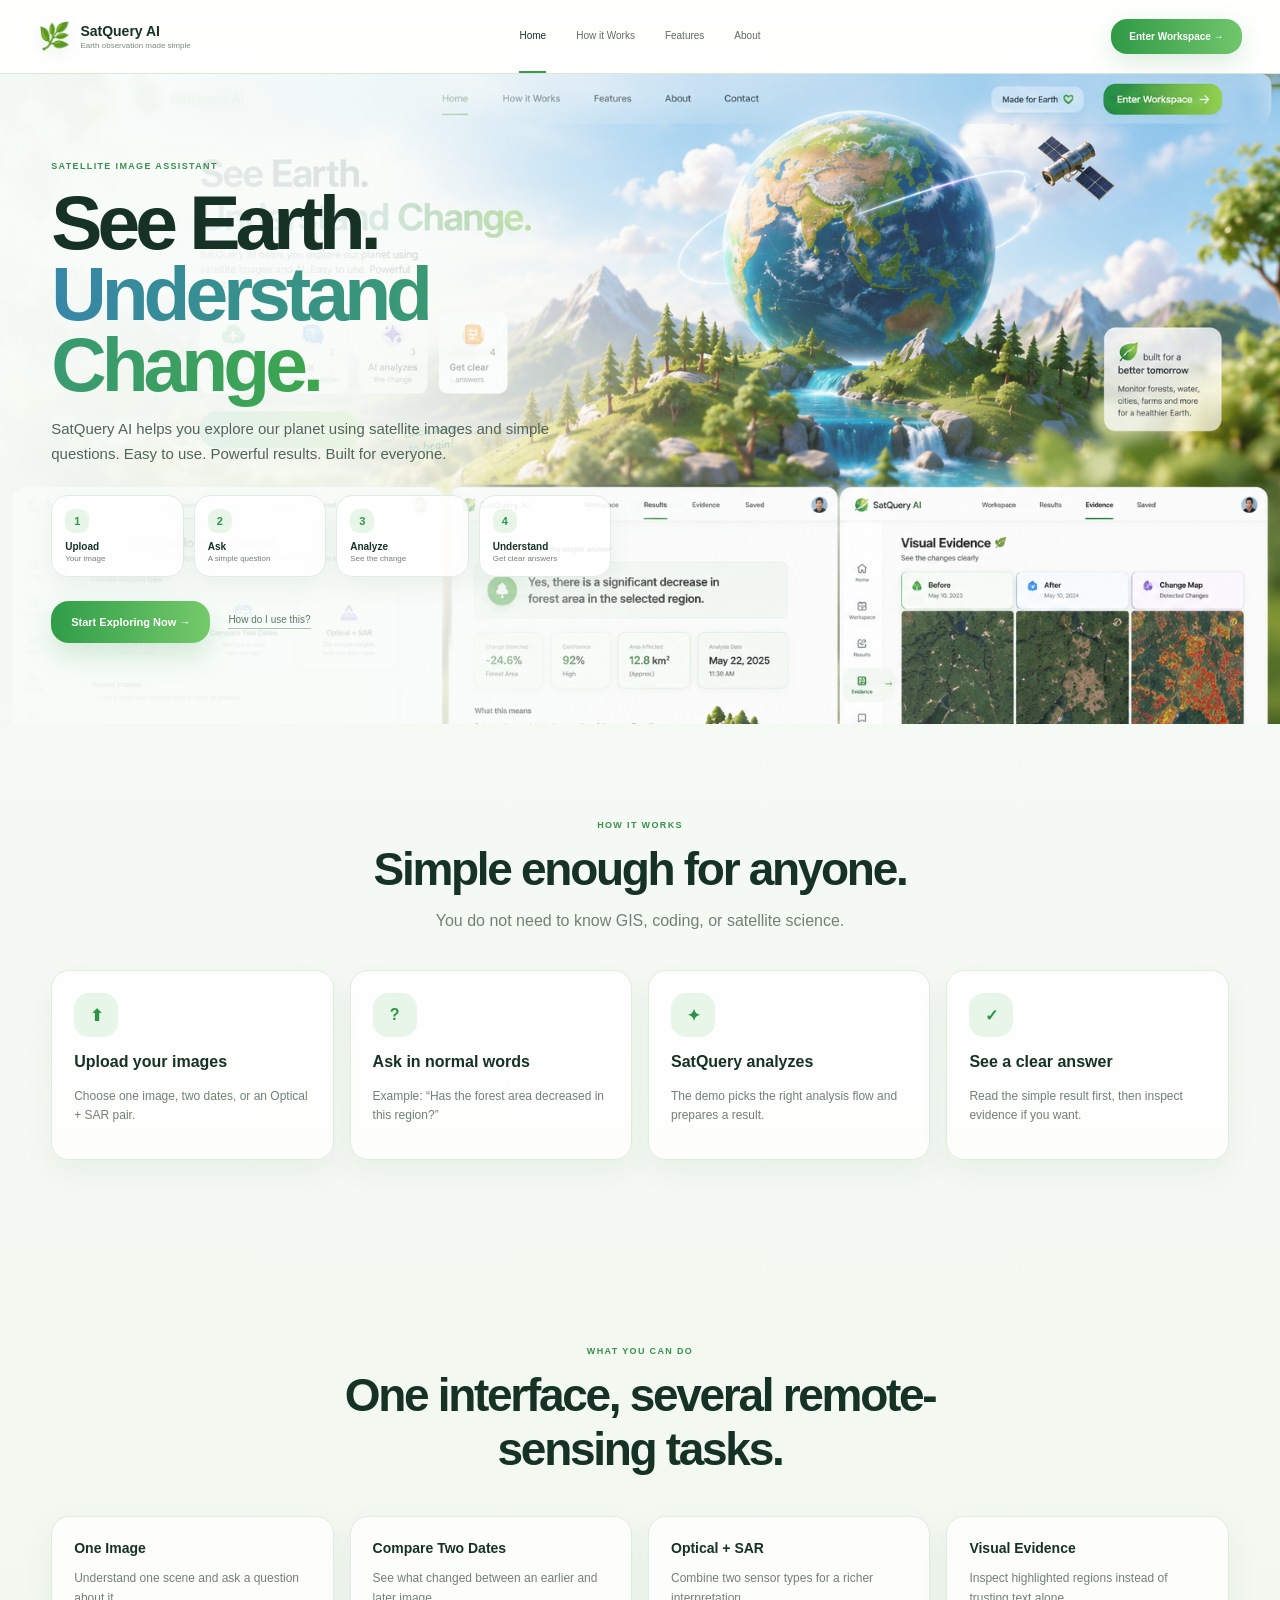
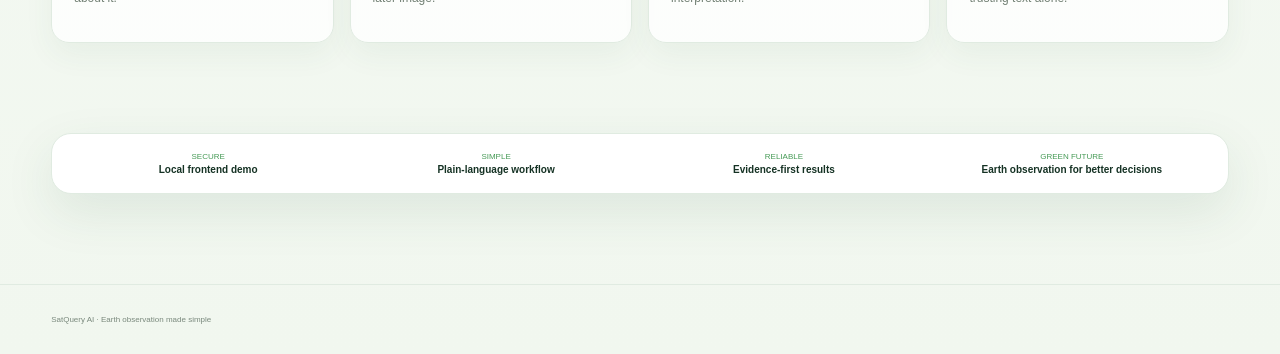
<file: frontend/index.html>
<!DOCTYPE html>
<html lang="en" data-page="home">
<head>
  <meta charset="UTF-8">
  <meta name="viewport" content="width=device-width,initial-scale=1">
  <title>SatQuery AI</title>
  <link rel="stylesheet" href="style.css">
</head>
<body class="home-page">
  <header class="topbar">
    <a class="brand" href="index.html">
      <span class="brand-icon">🌿</span>
      <div><b>SatQuery AI</b><small>Earth observation made simple</small></div>
    </a>
    <nav>
      <a class="active" href="index.html">Home</a>
      <a href="#how">How it Works</a>
      <a href="#features">Features</a>
      <a href="#about">About</a>
    </nav>
    <a class="top-cta" href="workspace.html">Enter Workspace →</a>
  </header>

  <main>
    <section class="hero-reference">
      <img class="hero-art" src="assets/satquery-hero-reference.png" alt="SatQuery AI landscape and Earth visual">
      <div class="hero-overlay">
        <div class="hero-copy">
          <span class="eyebrow">SATELLITE IMAGE ASSISTANT</span>
          <h1>See Earth.<br><span>Understand Change.</span></h1>
          <p>SatQuery AI helps you explore our planet using satellite images and simple questions. Easy to use. Powerful results. Built for everyone.</p>
          <div class="hero-steps">
            <article><b>1</b><span>Upload</span><small>Your image</small></article>
            <article><b>2</b><span>Ask</span><small>A simple question</small></article>
            <article><b>3</b><span>Analyze</span><small>See the change</small></article>
            <article><b>4</b><span>Understand</span><small>Get clear answers</small></article>
          </div>
          <div class="hero-actions">
            <a class="primary-btn" href="workspace.html">Start Exploring Now →</a>
            <a class="soft-link" href="#how">How do I use this?</a>
          </div>
        </div>
      </div>
    </section>

    <section id="how" class="how-section">
      <div class="section-heading">
        <span>HOW IT WORKS</span>
        <h2>Simple enough for anyone.</h2>
        <p>You do not need to know GIS, coding, or satellite science.</p>
      </div>
      <div class="how-grid">
        <article><div class="icon-circle">⬆</div><h3>Upload your images</h3><p>Choose one image, two dates, or an Optical + SAR pair.</p></article>
        <article><div class="icon-circle">?</div><h3>Ask in normal words</h3><p>Example: “Has the forest area decreased in this region?”</p></article>
        <article><div class="icon-circle">✦</div><h3>SatQuery analyzes</h3><p>The demo picks the right analysis flow and prepares a result.</p></article>
        <article><div class="icon-circle">✓</div><h3>See a clear answer</h3><p>Read the simple result first, then inspect evidence if you want.</p></article>
      </div>
    </section>

    <section id="features" class="feature-section">
      <div class="section-heading">
        <span>WHAT YOU CAN DO</span>
        <h2>One interface, several remote-sensing tasks.</h2>
      </div>
      <div class="feature-grid">
        <article><b>One Image</b><p>Understand one scene and ask a question about it.</p></article>
        <article><b>Compare Two Dates</b><p>See what changed between an earlier and later image.</p></article>
        <article><b>Optical + SAR</b><p>Combine two sensor types for a richer interpretation.</p></article>
        <article><b>Visual Evidence</b><p>Inspect highlighted regions instead of trusting text alone.</p></article>
      </div>
    </section>

    <section id="about" class="about-strip">
      <div><span>SECURE</span><b>Local frontend demo</b></div>
      <div><span>SIMPLE</span><b>Plain-language workflow</b></div>
      <div><span>RELIABLE</span><b>Evidence-first results</b></div>
      <div><span>GREEN FUTURE</span><b>Earth observation for better decisions</b></div>
    </section>
  </main>

  <footer>SatQuery AI · Earth observation made simple</footer>
  <script src="script.js"></script>
</body>
</html>
</file>
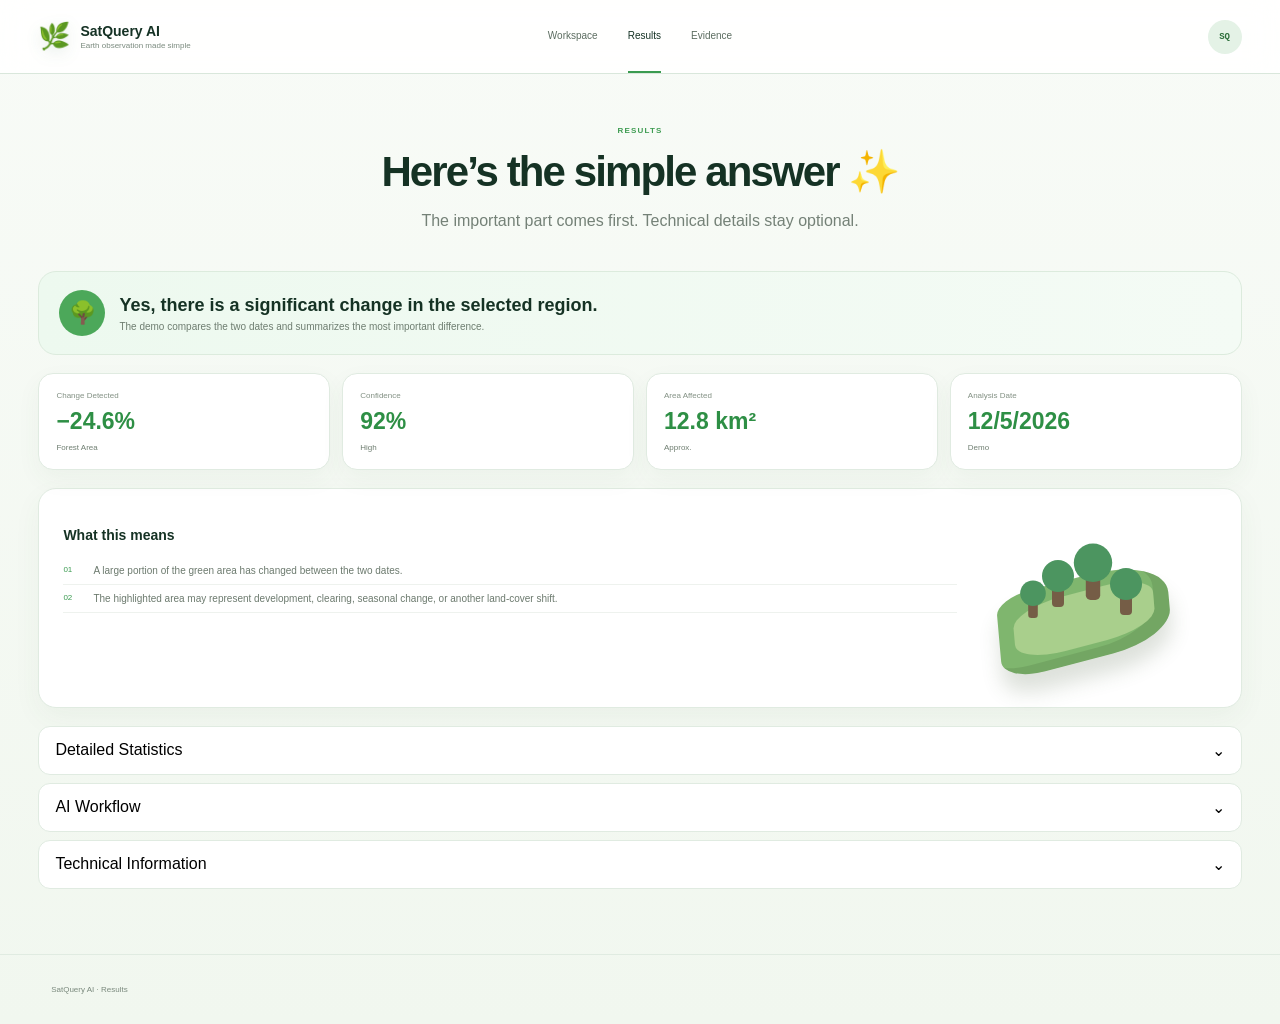
<file: frontend/analysis.html>
<!DOCTYPE html>
<html lang="en" data-page="analysis">
<head><meta charset="UTF-8"><meta name="viewport" content="width=device-width,initial-scale=1"><title>Results — SatQuery AI</title><link rel="stylesheet" href="style.css"></head>
<body class="app-page">
<header class="appbar">
  <a class="brand" href="index.html"><span class="brand-icon">🌿</span><div><b>SatQuery AI</b><small>Earth observation made simple</small></div></a>
  <nav>
    <a href="workspace.html" data-nav="workspace">Workspace</a>
    <a href="analysis.html" data-nav="analysis">Results</a>
    <a href="evidence.html" data-nav="evidence">Evidence</a>
  </nav>
  <div class="profile-dot">SQ</div>
</header>
<main class="app-shell">
  <section class="friendly-head">
    <span>RESULTS</span>
    <h1>Here’s the simple answer ✨</h1>
    <p>The important part comes first. Technical details stay optional.</p>
  </section>

  <section class="answer-banner">
    <div class="answer-icon">🌳</div>
    <div><b id="headline">Yes, there is a significant decrease in forest area in the selected region.</b><p id="finding">The result is shown in simple language so anyone can understand it quickly.</p></div>
  </section>

  <section class="result-cards" id="metrics"></section>

  <section class="meaning-card">
    <div>
      <h3>What this means</h3>
      <div id="summary"></div>
    </div>
    <div class="island-3d">
      <div class="island-base"></div>
      <div class="f-tree it1"></div><div class="f-tree it2"></div><div class="f-tree it3"></div><div class="f-tree it4"></div>
    </div>
  </section>

  <section class="accordion-stack">
    <button id="statsToggle">Detailed Statistics <span>⌄</span></button>
    <div class="accordion-body" id="statsBody"><p>Demo metric cards above summarize the selected workflow.</p></div>
    <button id="processToggle">AI Workflow <span>⌄</span></button>
    <div class="accordion-body" id="processBody"><p>Inputs checked → question understood → workflow selected → evidence prepared.</p></div>
    <button id="techToggle">Technical Information <span>⌄</span></button>
    <div class="accordion-body" id="tech"><p><b id="techTask"></b> · <span id="techInputs"></span> · Query: <span id="techQuery"></span></p></div>
  </section>
</main>
<footer>SatQuery AI · Results</footer>
<script src="script.js"></script>
</body>
</html>
</file>
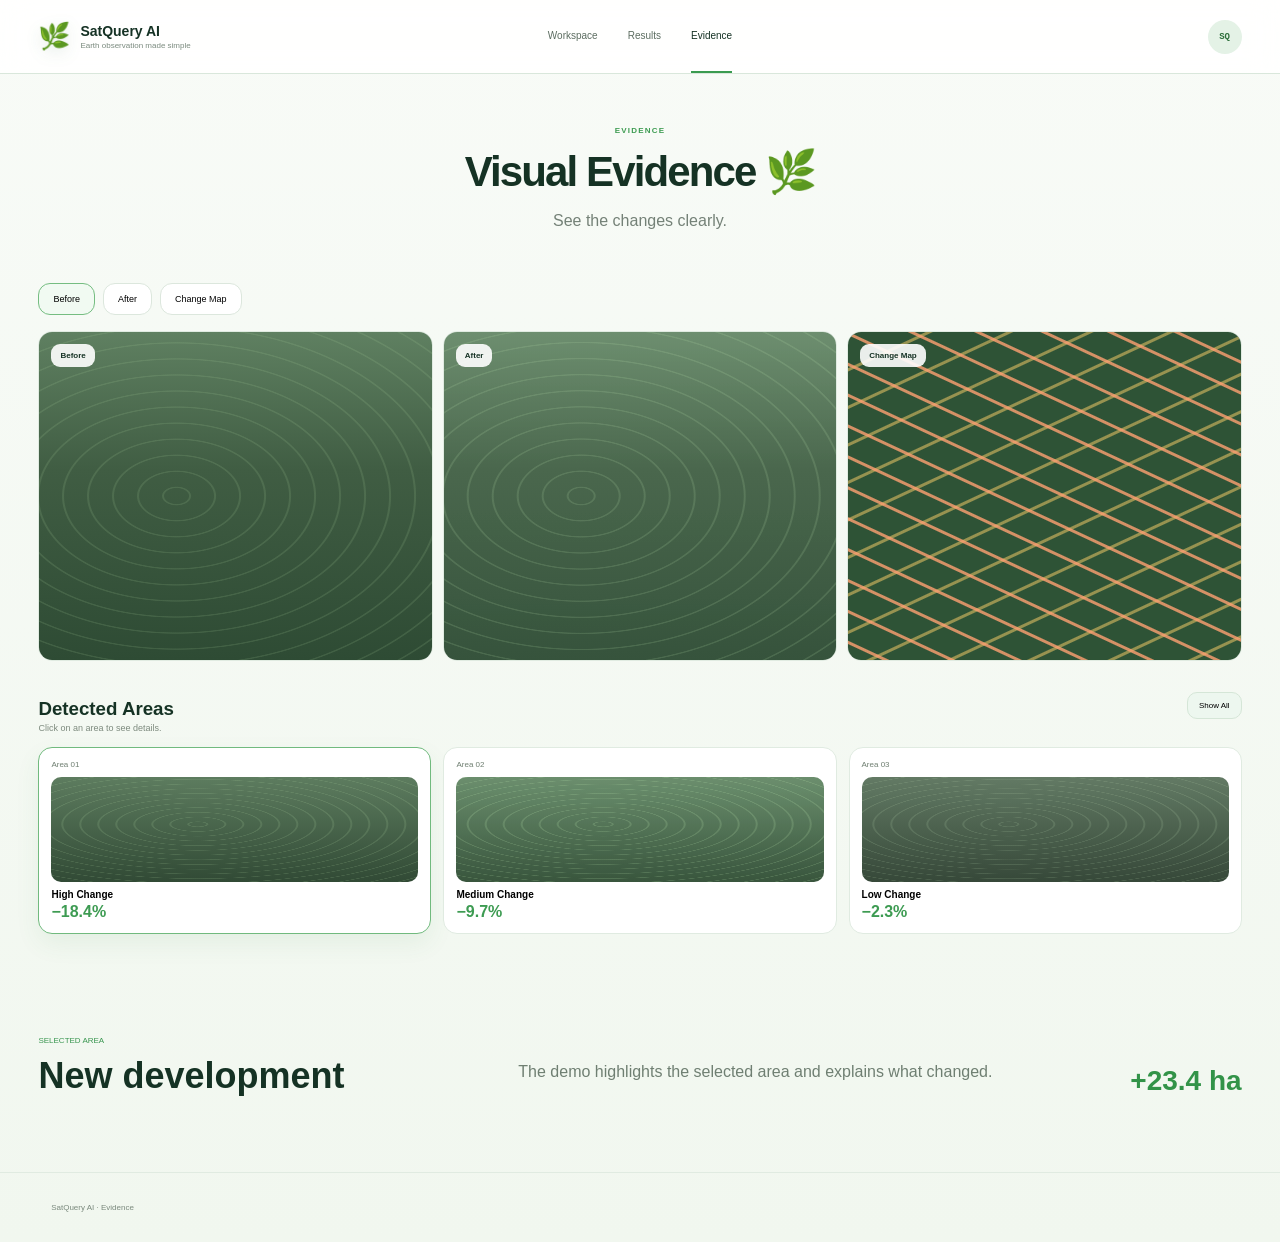
<file: frontend/evidence.html>
<!DOCTYPE html>
<html lang="en" data-page="evidence">
<head><meta charset="UTF-8"><meta name="viewport" content="width=device-width,initial-scale=1"><title>Evidence — SatQuery AI</title><link rel="stylesheet" href="style.css"></head>
<body class="app-page">
<header class="appbar">
  <a class="brand" href="index.html"><span class="brand-icon">🌿</span><div><b>SatQuery AI</b><small>Earth observation made simple</small></div></a>
  <nav>
    <a href="workspace.html" data-nav="workspace">Workspace</a>
    <a href="analysis.html" data-nav="analysis">Results</a>
    <a href="evidence.html" data-nav="evidence">Evidence</a>
  </nav>
  <div class="profile-dot">SQ</div>
</header>
<main class="app-shell">
  <section class="friendly-head">
    <span>EVIDENCE</span>
    <h1>Visual Evidence 🌿</h1>
    <p>See the changes clearly.</p>
  </section>

  <section class="evidence-top-tabs">
    <button class="active" data-view="before">Before</button>
    <button data-view="after">After</button>
    <button data-view="change">Change Map</button>
  </section>

  <section class="evidence-grid">
    <div class="ev-card before-card"><img id="beforeImg" alt=""><div class="sat-placeholder before-ph"></div><span>Before</span></div>
    <div class="ev-card after-card"><img id="afterImg" alt=""><div class="sat-placeholder after-ph"></div><span>After</span></div>
    <div class="ev-card change-card"><div class="change-map"><div class="change-net"></div></div><span>Change Map</span></div>
  </section>

  <section class="detected">
    <div class="detected-head"><div><h3>Detected Areas</h3><p>Click on an area to see details.</p></div><button id="showAll">Show All</button></div>
    <div class="detected-grid">
      <button class="region active" data-region="development"><span>Area 01</span><div class="region-thumb rt1"></div><b>High Change</b><em id="r1">−18.4%</em></button>
      <button class="region" data-region="water"><span>Area 02</span><div class="region-thumb rt2"></div><b>Medium Change</b><em id="r2">−9.7%</em></button>
      <button class="region" data-region="land"><span>Area 03</span><div class="region-thumb rt3"></div><b>Low Change</b><em id="r3">−2.3%</em></button>
    </div>
  </section>

  <section class="evidence-summary">
    <div><small>SELECTED AREA</small><h2 id="evidenceTitle">New development</h2></div>
    <p id="evidenceDesc">The demo highlights the selected area and explains what changed.</p>
    <strong id="evidenceDelta">+23.4 ha</strong>
  </section>
</main>
<footer>SatQuery AI · Evidence</footer>
<script src="script.js"></script>
</body>
</html>
</file>
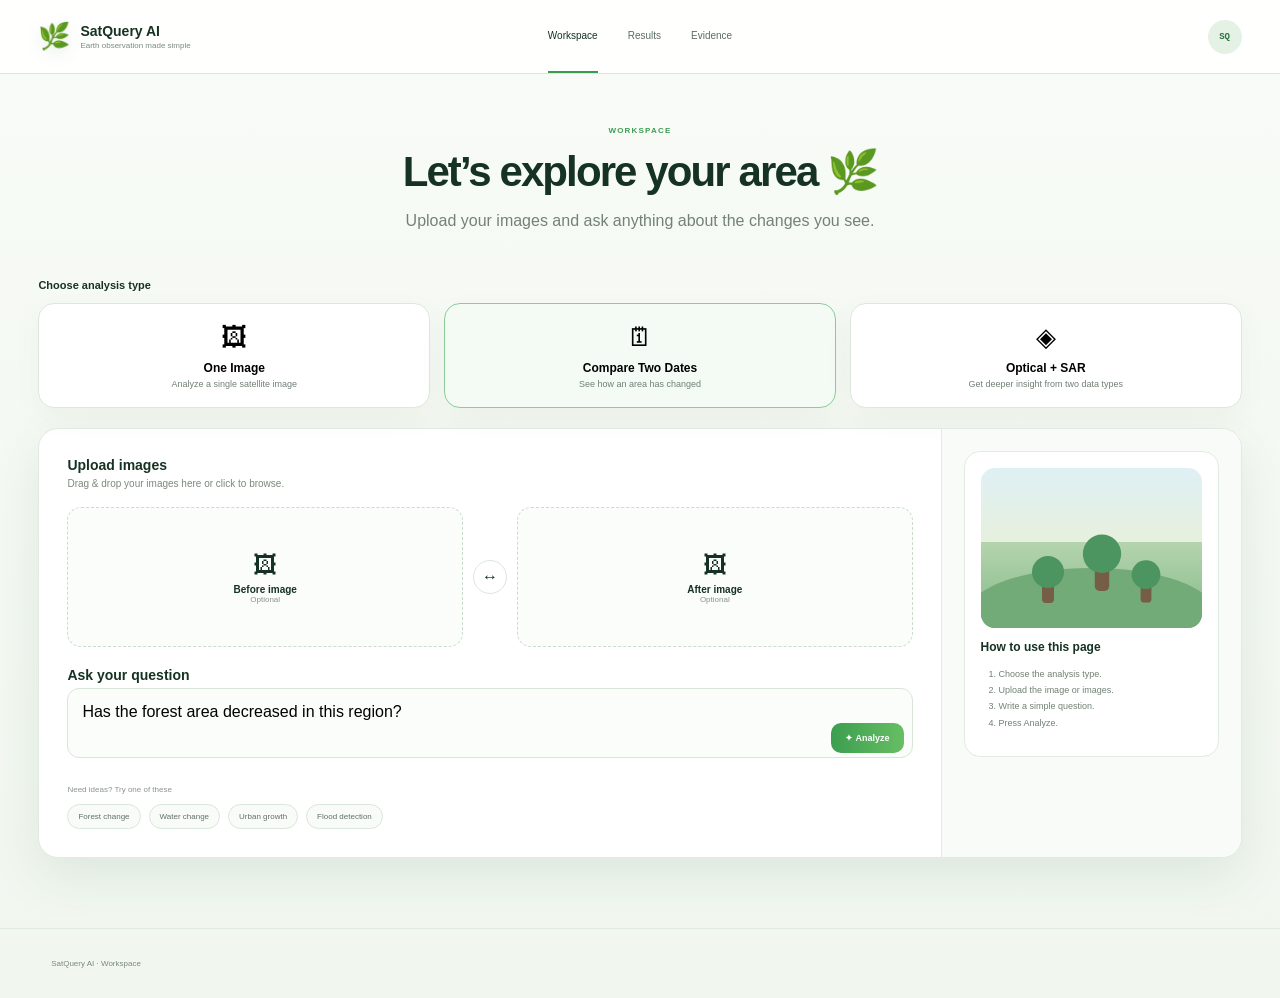
<file: frontend/workspace.html>
<!DOCTYPE html>
<html lang="en" data-page="workspace">
<head><meta charset="UTF-8"><meta name="viewport" content="width=device-width,initial-scale=1"><title>Workspace — SatQuery AI</title><link rel="stylesheet" href="style.css"></head>
<body class="app-page">
<header class="appbar">
  <a class="brand" href="index.html"><span class="brand-icon">🌿</span><div><b>SatQuery AI</b><small>Earth observation made simple</small></div></a>
  <nav>
    <a href="workspace.html" data-nav="workspace">Workspace</a>
    <a href="analysis.html" data-nav="analysis">Results</a>
    <a href="evidence.html" data-nav="evidence">Evidence</a>
  </nav>
  <div class="profile-dot">SQ</div>
</header>
<main class="app-shell">
  <section class="friendly-head">
    <span>WORKSPACE</span>
    <h1>Let’s explore your area 🌿</h1>
    <p>Upload your images and ask anything about the changes you see.</p>
  </section>

  <section class="analysis-choice">
    <div class="choice-title">Choose analysis type</div>
    <div class="choice-grid">
      <button data-mode="single"><div class="mode-icon">🖼</div><b>One Image</b><span>Analyze a single satellite image</span></button>
      <button class="active" data-mode="bitemporal"><div class="mode-icon">🗓</div><b>Compare Two Dates</b><span>See how an area has changed</span></button>
      <button data-mode="optical_sar"><div class="mode-icon">◈</div><b>Optical + SAR</b><span>Get deeper insight from two data types</span></button>
    </div>
  </section>

  <section class="workspace-card">
    <div class="upload-panel">
      <h3>Upload images</h3>
      <p>Drag & drop your images here or click to browse.</p>
      <div class="uploads-row">
        <label class="upload-soft">
          <input id="file1" type="file" accept=".png,.jpg,.jpeg,.tif,.tiff">
          <img id="preview1" alt="">
          <div><div class="upload-icon">🖼</div><b id="label1">Before image</b><small id="name1">Optional</small></div>
        </label>
        <div class="swap">↔</div>
        <label class="upload-soft" id="upload2">
          <input id="file2" type="file" accept=".png,.jpg,.jpeg,.tif,.tiff">
          <img id="preview2" alt="">
          <div><div class="upload-icon">🖼</div><b id="label2">After image</b><small id="name2">Optional</small></div>
        </label>
      </div>

      <div class="question-area">
        <h3>Ask your question</h3>
        <textarea id="query">Has the forest area decreased in this region?</textarea>
        <button class="analyze-btn" id="runAnalysis">✦ Analyze</button>
      </div>

      <div class="idea-row">
        <span>Need ideas? Try one of these</span>
        <div><button>Forest change</button><button>Water change</button><button>Urban growth</button><button>Flood detection</button></div>
      </div>
    </div>

    <aside class="workspace-help">
      <div class="mini-forest-card">
        <div class="forest-graphic"><div class="f-tree t1"></div><div class="f-tree t2"></div><div class="f-tree t3"></div></div>
        <h3>How to use this page</h3>
        <ol>
          <li>Choose the analysis type.</li>
          <li>Upload the image or images.</li>
          <li>Write a simple question.</li>
          <li>Press Analyze.</li>
        </ol>
      </div>
    </aside>
  </section>
</main>
<footer>SatQuery AI · Workspace</footer>
<script src="script.js"></script>
</body>
</html>
</file>
<file: frontend/style.css>
:root{
  --bg:#f6faf5; --surface:#ffffff; --soft:#eef7ef; --line:#dce9dc;
  --text:#153224; --muted:#6f806f; --green:#3a9b50; --green2:#5dbb67;
  --blue:#5fa6d9; --purple:#8b79d9; --orange:#f4a341; --shadow:0 18px 50px rgba(44,91,55,.10)
}
*{box-sizing:border-box}html{scroll-behavior:smooth}body{margin:0;background:linear-gradient(180deg,#f8fbf7,#f1f7ef);color:var(--text);font-family:Inter,Arial,Helvetica,sans-serif}button,textarea,input{font:inherit}a{color:inherit}.topbar,.appbar{height:74px;display:grid;grid-template-columns:1fr auto 1fr;align-items:center;padding:0 3vw;background:rgba(255,255,255,.88);backdrop-filter:blur(14px);border-bottom:1px solid rgba(213,229,215,.9);position:sticky;top:0;z-index:30}.brand{display:flex;align-items:center;gap:10px;text-decoration:none;width:max-content}.brand-icon{font-size:26px;filter:drop-shadow(0 5px 8px rgba(37,100,51,.12))}.brand b,.brand small{display:block}.brand b{font-size:14px}.brand small{font-size:8px;color:#7a8a7d;margin-top:2px}.topbar nav,.appbar nav{display:flex;align-self:stretch;gap:30px}.topbar nav a,.appbar nav a{display:flex;align-items:center;text-decoration:none;color:#5c6d60;font-size:10px;border-bottom:2px solid transparent}.topbar nav a.active,.topbar nav a:hover,.appbar nav a.active,.appbar nav a:hover{border-bottom-color:var(--green);color:#153224}.top-cta{justify-self:end;background:linear-gradient(90deg,#2f9a45,#71c66c);color:white;text-decoration:none;padding:12px 18px;border-radius:16px;font-size:10px;font-weight:700;box-shadow:0 8px 24px rgba(50,148,70,.18)}.profile-dot{justify-self:end;width:34px;height:34px;border-radius:50%;display:grid;place-items:center;background:#e4f2e6;color:#2d6f3a;font:800 9px monospace}.hero-reference{position:relative;min-height:650px;overflow:hidden}.hero-art{position:absolute;inset:0;width:100%;height:100%;object-fit:cover;object-position:center top}.hero-reference:after{content:"";position:absolute;inset:0;background:linear-gradient(90deg,rgba(248,252,249,.98) 0%,rgba(248,252,249,.88) 28%,rgba(248,252,249,.2) 55%,rgba(248,252,249,.05) 100%)}.hero-overlay{position:relative;z-index:3;width:min(1460px,92vw);margin:auto;min-height:650px;display:flex;align-items:center}.hero-copy{max-width:560px}.eyebrow,.section-heading>span{font-size:9px;color:#3a8f50;font-weight:800;letter-spacing:.15em}.hero-copy h1{font-size:clamp(58px,6vw,92px);line-height:.92;letter-spacing:-.065em;margin:14px 0 18px}.hero-copy h1 span{background:linear-gradient(90deg,#3687a8,#3ca64d);-webkit-background-clip:text;background-clip:text;color:transparent}.hero-copy p{color:#53645a;line-height:1.65;font-size:15px;max-width:520px}.hero-steps{display:grid;grid-template-columns:repeat(4,1fr);gap:10px;margin-top:28px}.hero-steps article{background:rgba(255,255,255,.85);border:1px solid #e1ece2;padding:13px;border-radius:16px;box-shadow:0 10px 24px rgba(57,97,66,.07)}.hero-steps b{display:grid;place-items:center;width:24px;height:24px;border-radius:9px;background:#e8f6ea;color:#309649;font-size:11px}.hero-steps span,.hero-steps small{display:block}.hero-steps span{font-weight:700;font-size:10px;margin-top:8px}.hero-steps small{font-size:8px;color:#738074;margin-top:2px}.hero-actions{display:flex;gap:18px;align-items:center}.primary-btn{display:inline-flex;align-items:center;gap:18px;background:linear-gradient(90deg,#2f9d48,#75ca6a);color:white;text-decoration:none;padding:15px 20px;border-radius:18px;font-size:11px;font-weight:800;box-shadow:0 12px 28px rgba(55,153,69,.2);margin-top:24px}.soft-link{margin-top:24px;color:#5c7a63;text-decoration:none;border-bottom:1px solid #a7c5ac;padding-bottom:3px;font-size:10px}.how-section,.feature-section{width:min(1380px,92vw);margin:auto;padding:90px 0}.section-heading{text-align:center;max-width:720px;margin:auto}.section-heading h2{font-size:46px;letter-spacing:-.05em;margin:10px 0}.section-heading p{color:#738174}.how-grid,.feature-grid{display:grid;grid-template-columns:repeat(4,1fr);gap:16px;margin-top:40px}.how-grid article,.feature-grid article{background:rgba(255,255,255,.82);border:1px solid #e0ebe1;border-radius:18px;padding:22px;box-shadow:0 12px 30px rgba(59,94,66,.06)}.icon-circle{width:44px;height:44px;border-radius:15px;background:#e7f6e9;display:grid;place-items:center;color:#2f9347;font-weight:900}.how-grid h3{font-size:16px}.how-grid p,.feature-grid p{color:#728074;font-size:12px;line-height:1.6}.feature-grid article>b{font-size:14px}.about-strip{width:min(1380px,92vw);margin:0 auto 90px;display:grid;grid-template-columns:repeat(4,1fr);gap:12px;background:#fff;border:1px solid #e0ebe1;border-radius:20px;padding:18px;box-shadow:var(--shadow)}.about-strip div{text-align:center}.about-strip span,.about-strip b{display:block}.about-strip span{font-size:8px;color:#469a56}.about-strip b{font-size:10px;margin-top:3px}footer{height:70px;display:flex;align-items:center;padding:0 4vw;border-top:1px solid #e0ebe1;color:#7a897d;font-size:8px}.app-shell{width:min(1380px,94vw);margin:auto}.friendly-head{text-align:center;padding:45px 0 25px}.friendly-head>span{font-size:8px;color:#3e9c52;font-weight:800;letter-spacing:.15em}.friendly-head h1{font-size:42px;margin:10px 0 6px;letter-spacing:-.045em}.friendly-head p{color:#748177}.analysis-choice{margin-top:8px}.choice-title{font-size:11px;font-weight:800;margin-bottom:12px}.choice-grid{display:grid;grid-template-columns:repeat(3,1fr);gap:14px}.choice-grid button{background:#fff;border:1px solid #dce8dd;border-radius:16px;padding:18px;text-align:center;cursor:pointer;box-shadow:0 10px 28px rgba(50,90,57,.05)}.choice-grid button.active,.choice-grid button:hover{border-color:#8ecb98;background:#f4fbf5}.mode-icon{font-size:26px}.choice-grid b,.choice-grid span{display:block}.choice-grid b{margin-top:8px;font-size:12px}.choice-grid span{font-size:9px;color:#718074;margin-top:4px}.workspace-card{margin:20px 0 70px;background:#fff;border:1px solid #e0ebe1;border-radius:20px;box-shadow:var(--shadow);display:grid;grid-template-columns:1fr 300px;overflow:hidden}.upload-panel{padding:28px}.upload-panel h3{margin:0 0 5px;font-size:14px}.upload-panel>p{color:#7b887c;font-size:10px;margin:0 0 18px}.uploads-row{display:grid;grid-template-columns:1fr auto 1fr;align-items:center;gap:10px}.upload-soft{height:140px;border:1px dashed #cbdccc;border-radius:14px;position:relative;display:grid;place-items:center;overflow:hidden;background:#fbfdfb;cursor:pointer}.upload-soft input{position:absolute;inset:0;opacity:0;z-index:5;cursor:pointer}.upload-soft img{display:none;position:absolute;inset:0;width:100%;height:100%;object-fit:cover}.upload-soft.has-image img{display:block}.upload-soft>div{text-align:center}.upload-soft b,.upload-soft small{display:block}.upload-soft b{font-size:10px;margin-top:5px}.upload-soft small{font-size:8px;color:#889489}.upload-icon{font-size:24px}.swap{width:34px;height:34px;border-radius:50%;display:grid;place-items:center;background:#fff;border:1px solid #dbe6dc}.question-area{margin-top:20px;position:relative}.question-area textarea{width:100%;height:70px;border:1px solid #d8e5d9;border-radius:12px;padding:14px 110px 14px 14px;resize:none;outline:none;background:#fbfdfb}.analyze-btn{position:absolute;right:9px;bottom:9px;background:linear-gradient(90deg,#3c9e50,#67be63);color:#fff;border:0;border-radius:10px;padding:10px 14px;font-size:9px;font-weight:800;cursor:pointer}.idea-row{margin-top:16px}.idea-row>span{font-size:8px;color:#8a958b}.idea-row>div{display:flex;gap:8px;flex-wrap:wrap;margin-top:8px}.idea-row button{border:1px solid #d9e6da;background:#f9fbf9;border-radius:999px;padding:7px 10px;font-size:8px;color:#627064}.workspace-help{border-left:1px solid #e3ece4;background:#f8fbf8;padding:22px}.mini-forest-card{background:#fff;border:1px solid #e0ebe1;border-radius:16px;padding:16px}.forest-graphic{height:160px;position:relative;background:linear-gradient(180deg,#dff0f5,#e7f0de 46%,#b5d4ae 46%,#82b988);border-radius:14px;overflow:hidden}.forest-graphic:after{content:"";position:absolute;left:-5%;right:-5%;bottom:-25px;height:85px;background:#72aa78;border-radius:50%}.f-tree{position:absolute;z-index:3;width:12px;height:30px;background:#755d46;border-radius:4px}.f-tree:before{content:"";position:absolute;width:32px;height:32px;background:#4c9560;border-radius:50%;left:-10px;top:-17px}.t1{left:28%;bottom:25px}.t2{left:52%;bottom:40px;transform:scale(1.2)}.t3{left:72%;bottom:24px;transform:scale(.9)}.mini-forest-card h3{font-size:12px}.mini-forest-card ol{padding-left:18px;color:#718074;font-size:9px;line-height:1.8}.answer-banner{background:linear-gradient(90deg,#edf9ef,#f4fbf5);border:1px solid #dcebdd;border-radius:18px;padding:18px 20px;display:flex;gap:14px;align-items:center}.answer-icon{width:46px;height:46px;border-radius:50%;display:grid;place-items:center;background:#4ca85a;color:#fff;font-size:22px}.answer-banner b{font-size:18px}.answer-banner p{margin:5px 0 0;color:#6e7d70;font-size:10px}.result-cards{display:grid;grid-template-columns:repeat(4,1fr);gap:12px;margin:18px 0}.result-cards article{background:#fff;border:1px solid #e0ebe1;border-radius:15px;padding:17px;box-shadow:0 9px 25px rgba(55,91,61,.05)}.result-cards span,.result-cards small{display:block}.result-cards span{font-size:8px;color:#829083}.result-cards b{display:block;font-size:23px;color:#2e8f45;margin:8px 0}.result-cards small{font-size:8px;color:#6f7e71}.meaning-card{display:grid;grid-template-columns:1fr 260px;background:#fff;border:1px solid #e0ebe1;border-radius:18px;padding:24px;margin:18px 0;box-shadow:0 10px 28px rgba(55,91,61,.05)}.meaning-card h3{font-size:14px}.meaning-card #summary>div{display:grid;grid-template-columns:30px 1fr;padding:8px 0;border-bottom:1px solid #eef2ee}.meaning-card #summary span{color:#3b9b51;font-size:8px}.meaning-card #summary p{margin:0;color:#6c7a6e;font-size:10px}.island-3d{position:relative;height:170px}.island-base{position:absolute;width:170px;height:85px;left:42px;bottom:22px;background:#7fb66e;transform:skewY(-10deg) rotate(-5deg);border-radius:20% 45% 35% 25%;box-shadow:0 18px 20px rgba(67,89,55,.18),inset -15px -10px 0 rgba(64,95,50,.18)}.island-base:after{content:"";position:absolute;inset:15px;background:#a9cf8c;border-radius:35%}.it1{left:95px;bottom:76px}.it2{left:130px;bottom:86px;transform:scale(1.2)}.it3{left:163px;bottom:68px}.it4{left:70px;bottom:62px;transform:scale(.8)}.accordion-stack{display:grid;gap:8px;margin-bottom:65px}.accordion-stack>button{background:#fff;border:1px solid #e0ebe1;border-radius:12px;padding:14px 16px;text-align:left;display:flex;justify-content:space-between;cursor:pointer}.accordion-body{display:none;background:#f9fbf9;border:1px solid #e2ebe3;border-radius:12px;padding:14px;color:#6e7b70;font-size:10px}.accordion-body.open{display:block}.evidence-top-tabs{display:flex;gap:8px;margin:12px 0 16px}.evidence-top-tabs button{background:#fff;border:1px solid #dce7dd;border-radius:12px;padding:10px 14px;cursor:pointer;font-size:9px}.evidence-top-tabs button.active{border-color:#75bd81;background:#f1faf2}.evidence-grid{display:grid;grid-template-columns:repeat(3,1fr);gap:10px}.ev-card{background:#fff;border:1px solid #e0ebe1;border-radius:14px;overflow:hidden;position:relative;height:330px}.ev-card img{display:none;width:100%;height:100%;object-fit:cover}.ev-card.has-image img{display:block}.sat-placeholder{position:absolute;inset:0;background:linear-gradient(180deg,#5f8061,#405d43 42%,#2e4b34)}.sat-placeholder:before{content:"";position:absolute;inset:0;background:repeating-radial-gradient(ellipse at 35% 50%,transparent 0 12px,rgba(170,210,155,.15) 13px 14px,transparent 15px 25px)}.after-ph{filter:brightness(1.12) saturate(.9)}.change-map{position:absolute;inset:0;background:#2e5336}.change-net{position:absolute;inset:0;background:repeating-linear-gradient(25deg,transparent 0 14px,rgba(255,115,76,.8) 15px 17px,transparent 18px 28px),repeating-linear-gradient(-25deg,transparent 0 19px,rgba(255,188,66,.5) 20px 22px,transparent 23px 34px);mix-blend-mode:screen}.ev-card>span{position:absolute;left:12px;top:12px;background:rgba(255,255,255,.9);padding:7px 9px;border-radius:9px;font-size:8px;font-weight:800}.detected{margin:18px 0 65px}.detected-head{display:flex;justify-content:space-between;align-items:center}.detected-head h3{margin-bottom:3px}.detected-head p{margin:0;color:#7d8a7e;font-size:9px}.detected-head button{background:#edf7ef;border:1px solid #d5e6d7;border-radius:10px;padding:8px 11px;font-size:8px}.detected-grid{display:grid;grid-template-columns:repeat(3,1fr);gap:12px;margin-top:14px}.region{background:#fff;border:1px solid #e0ebe1;border-radius:14px;padding:12px;text-align:left;cursor:pointer}.region.active{border-color:#71ba7e;box-shadow:0 10px 24px rgba(62,140,78,.08)}.region span,.region b,.region em{display:block}.region span{font-size:8px;color:#6e7e70}.region b{font-size:10px;margin-top:7px}.region em{font-style:normal;color:#3d9b52;font-weight:800;margin-top:3px}.region-thumb{height:105px;border-radius:10px;background:linear-gradient(180deg,#5d7c5f,#314a35);margin-top:8px;position:relative;overflow:hidden}.region-thumb:after{content:"";position:absolute;inset:0;background:repeating-radial-gradient(ellipse at 40% 45%,transparent 0 8px,rgba(174,213,160,.16) 9px 10px,transparent 11px 18px)}.rt2{filter:brightness(1.15)}.rt3{filter:saturate(.75)}.evidence-summary{display:grid;grid-template-columns:1fr 1.3fr auto;gap:40px;align-items:end;padding:30px 0 75px}.evidence-summary small{color:#399650;font-size:8px}.evidence-summary h2{font-size:36px;margin:8px 0 0}.evidence-summary p{color:#6f7f72}.evidence-summary strong{font-size:28px;color:#329348}
@media(max-width:1000px){.topbar,.appbar{grid-template-columns:1fr auto}.topbar nav,.appbar nav{display:none}.hero-reference,.hero-overlay{min-height:620px}.hero-reference:after{background:linear-gradient(90deg,rgba(248,252,249,.98),rgba(248,252,249,.88) 45%,rgba(248,252,249,.28))}.how-grid,.feature-grid{grid-template-columns:1fr 1fr}.workspace-card{grid-template-columns:1fr}.workspace-help{border-left:0;border-top:1px solid #e3ece4}.meaning-card{grid-template-columns:1fr}.island-3d{margin-top:10px}.evidence-grid,.detected-grid{grid-template-columns:1fr}.evidence-summary{grid-template-columns:1fr}}@media(max-width:650px){.hero-art{object-position:60% top}.hero-reference:after{background:rgba(248,252,249,.88)}.hero-copy h1{font-size:52px}.hero-steps{grid-template-columns:1fr 1fr}.how-grid,.feature-grid,.about-strip,.choice-grid,.result-cards{grid-template-columns:1fr}.uploads-row{grid-template-columns:1fr}.swap{margin:auto;transform:rotate(90deg)}.topbar,.appbar{padding:0 18px}.top-cta{font-size:0;padding:11px}.top-cta:after{content:"→";font-size:12px}.brand small{display:none}}
</file>
